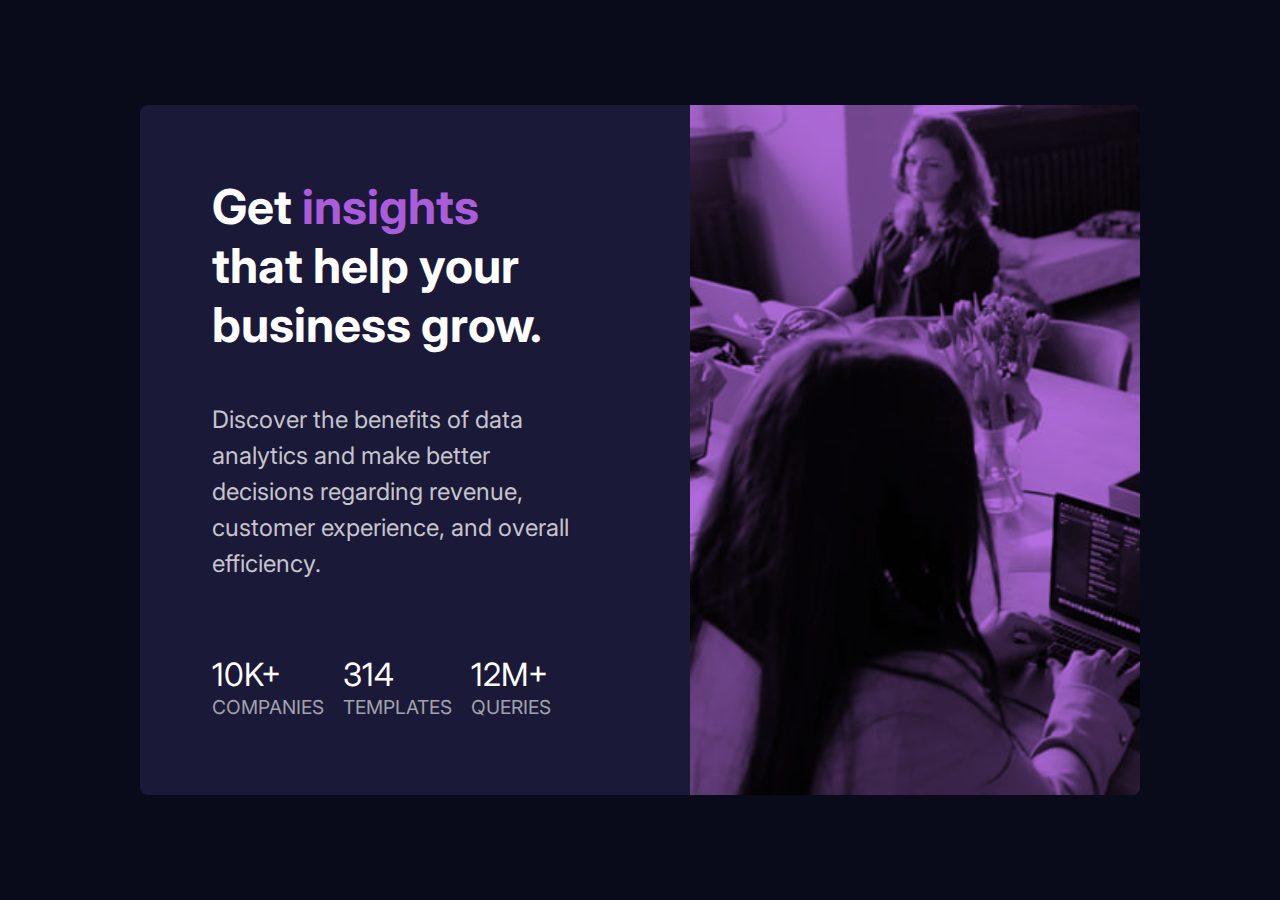
<file: stats-preview-card-component-main/description.html>
<!DOCTYPE html>
<html lang="en">
<head>
  <meta charset="UTF-8">
  <meta name="viewport" content="width=device-width, initial-scale=1.0"> <!-- displays site properly based on user's device -->

  <link rel="icon" type="image/png" sizes="32x32" href="./images/favicon-32x32.png">
  <link rel="stylesheet" href="description.css">

  <!-- fonts -->
  <link rel="preconnect" href="https://fonts.googleapis.com">
  <link rel="preconnect" href="https://fonts.gstatic.com" crossorigin>
  <link href="https://fonts.googleapis.com/css2?family=Inter:wght@400;700&family=Lexend+Deca&display=swap" rel="stylesheet">
  <!-- end fonts -->
  
  <title>Frontend Mentor | Stats preview card component</title>

</head>
<body>
<main>
  <article class="card">

    <div class="text-stats-container">
      <div class="text">
        <h1 class="text__title">Get <span class="primary-color">insights</span> that help your business grow.</h1>
        <p class="text__paragraph">
        Discover the benefits of data analytics and make better decisions regarding revenue, 
        customer experience, and overall efficiency.</p>
      </div>

      <div class="stats">
        <p><span class="stats__numbers">10k+</span>Companies</p>
        <p><span class=stats__numbers>314</span>Templates</p>
        <p><span class="stats__numbers">12M+</span>Queries</p>
      </div>
    </div>
    
    <div class="image"></div>
  </article>
</main>
  

  
</body>
</html>
</file>
<file: stats-preview-card-component-main/description.css>
*,*::before,*::after{
    box-sizing: border-box;
}

*{
    margin: 0;
}

html{
    font-family: 62.5%;
}

img{
    display: block;
}

:root{
    --main-background: hsl(233, 47%, 7%);
    --card-background: hsl(244, 38%, 16%);
    --primary-color: hsl(277, 64%, 61%);

    --title-and-stats: hsl(0, 0%, 100%);
    --main-paragraph: hsla(0, 0%, 100%, 0.75);
    --stat-headings: hsla(0, 0%, 100%, 0.6);

    --ff-inter: 'Inter', sans-serif;
    --ff-Lexend: 'Lexend Deca', sans-serif;

    --fw-inter-400: 400;
    --fw-inter-700: 700;
}

body{
    font-family: var(--ff-inter);
    font-size: 1.5rem;
    background-color: var(--main-background);
    min-height: 100vh;
    display: grid;
    place-content: center;
}

.card{
    background-color: var(--card-background);
    margin: 0 auto;
    max-width: 1000px;
    border-radius: .5rem;
    display: flex;
    overflow: hidden;
}

.text-stats-container{
    padding: 3em;
    width: 55%;
}

.text{
    width: 90%;

}

.text__title{
    color: var(--title-and-stats);
    font-size: 3rem;
}

.primary-color{
    color: var(--primary-color);
}

.text__paragraph{
    color: var(--main-paragraph);
    padding-top: 2em;
    line-height: 1.5em;
}

.stats{
    width: 80%;
    color: var(--stat-headings);
    text-transform: uppercase;
    font-size: 1.2rem;
    line-height: 2rem;
    display: flex;
    justify-content: space-between;
    gap: 1em;
    padding-top: 4em;
}

.stats__numbers{
    font-size: 2rem;

font-weight: var(--fw-inter-400);
color: var(--title-and-stats);
display: block;
}

.image{
    width: 45%;
    background-color: hsl(277, 64%, 65%);
    background-image: url(./images/image-header-desktop.jpg);
    background-size: cover;
    background-blend-mode: multiply;
    filter: brightness(100%);
}

.attribution{
    font-size: 13px;
    text-align: center;
    color: var(--main-paragraph);
    margin-top: 2em;
}

.attribution a{
    color: var(--main-paragraph);
}

@media (max-width:700px){
    body{
        margin: 1.5em;

    }

    .card{
        display: flex;
        flex-direction: column-reverse;
        margin: 0 auto;
    }

    .text-stats-container{
        width: 100%;
        text-align: center;
    }

    .text__title{
        width: 100%;
        text-align: center;
    }

    .text__title{
        font-size: 2.5rem;
    }

    .text{
        width: 100%;
    }

    .stats{
        flex-direction: column;
        text-align: center;
        gap: 1.5em;
        margin: 0 auto;
    }

    .image{
        background-image: url(./images/image-header-mobile.jpg);
        background-color: hsl(277, 64%, 67%);
        background-blend-mode: multiply;
        background-size: cover;
        width: 100%;
        height: 30vh;
    }
}
</file>
